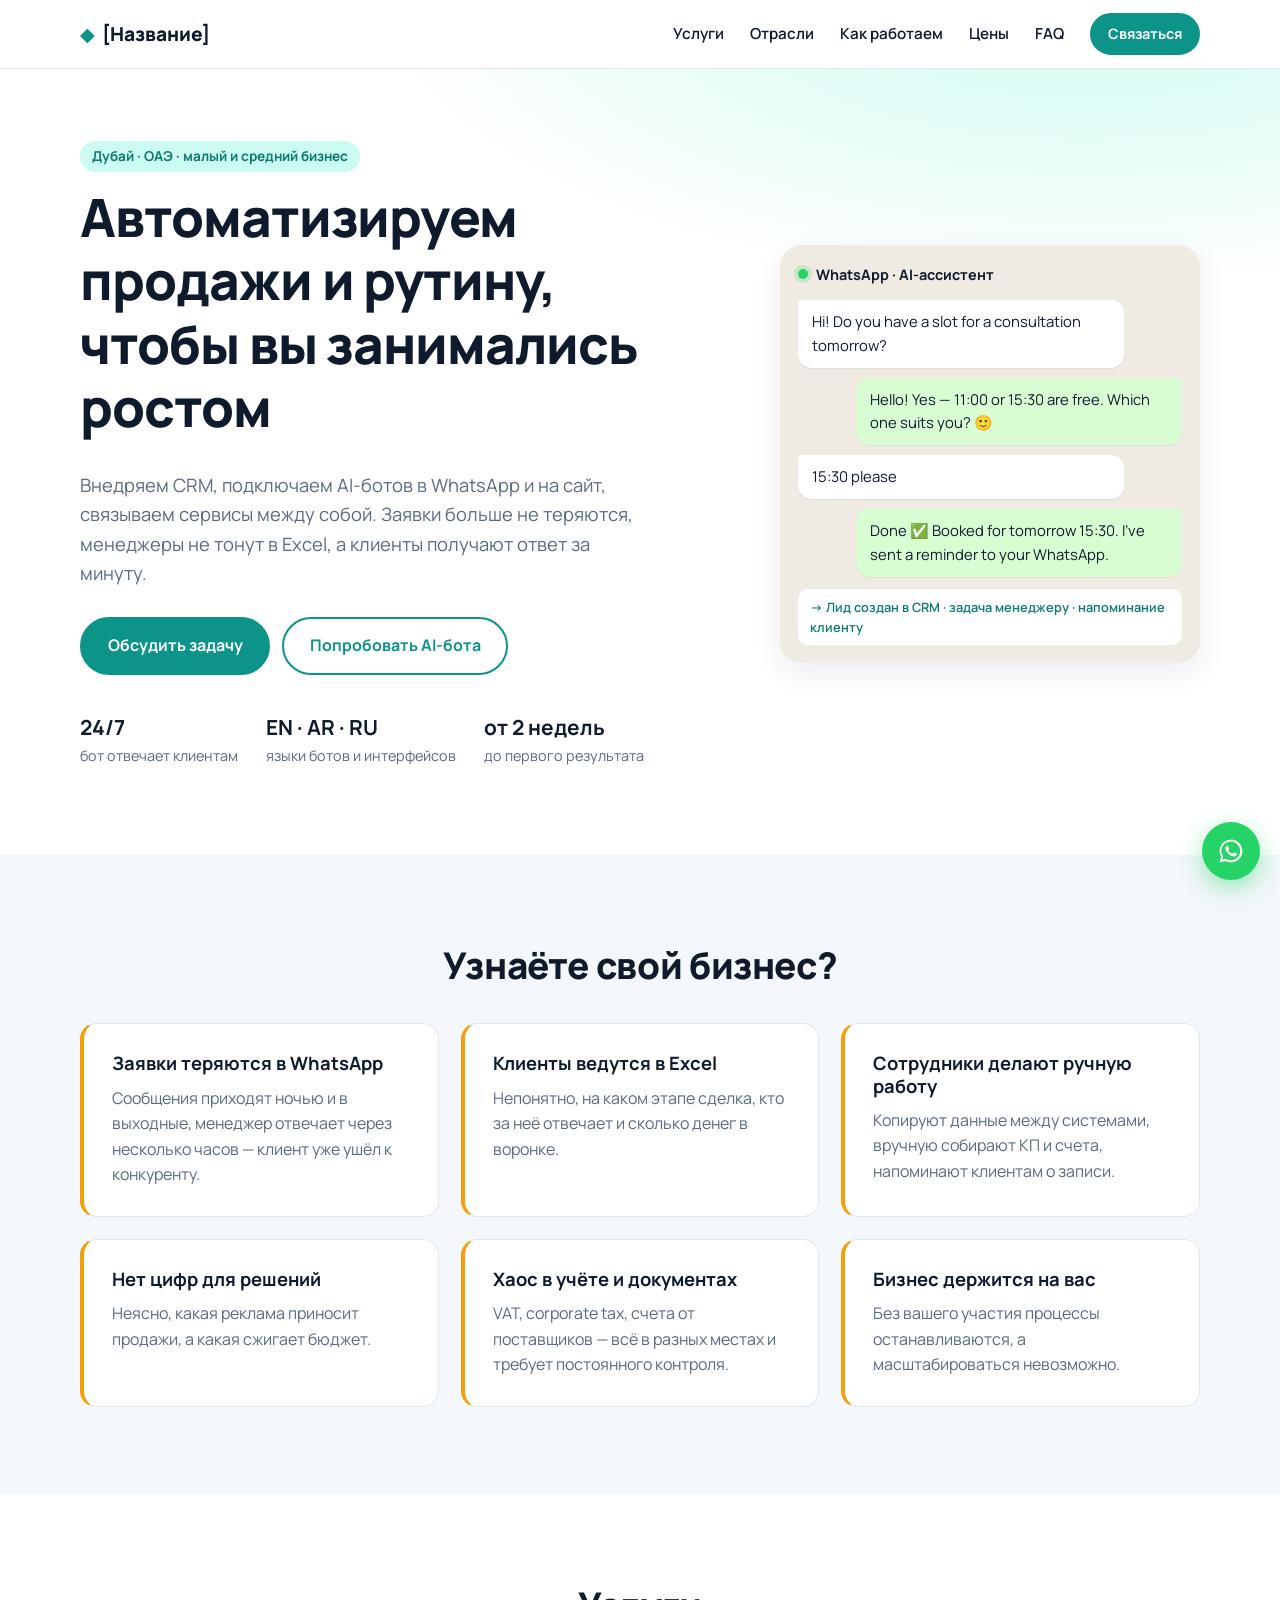
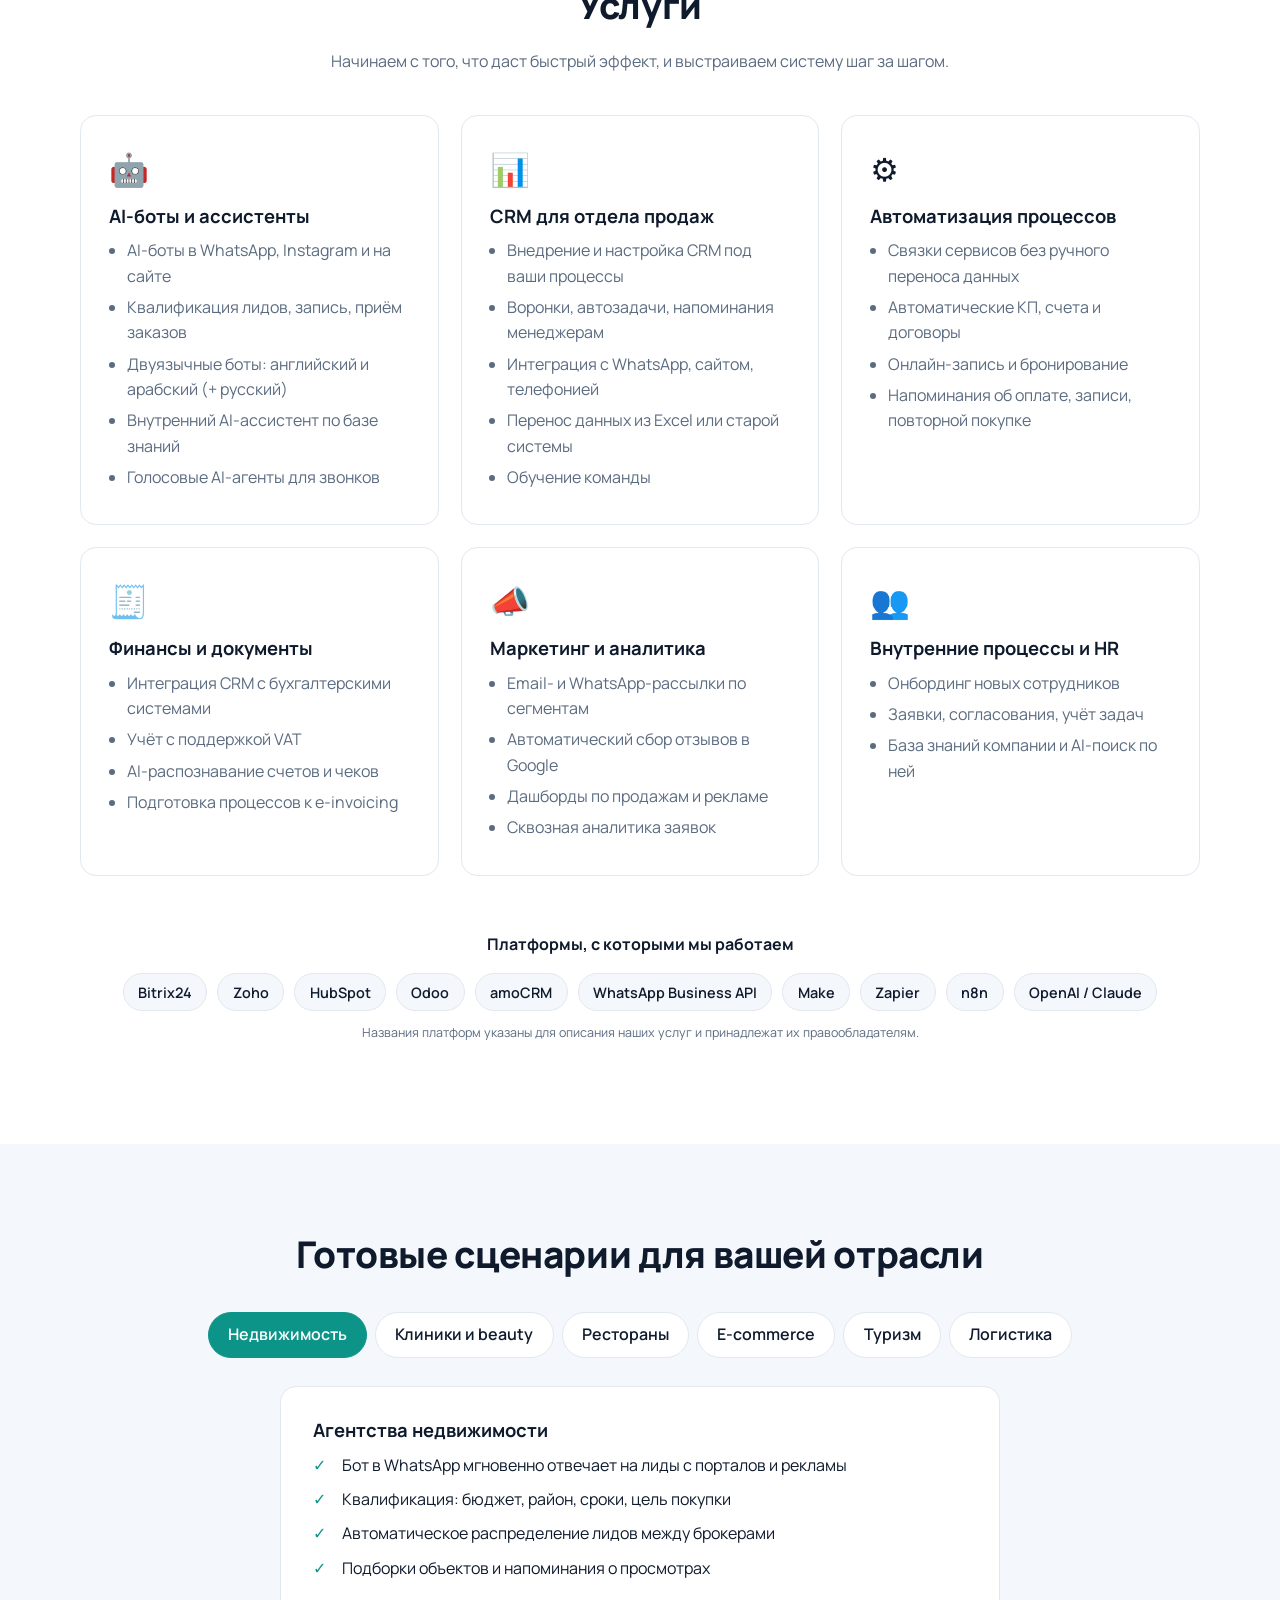
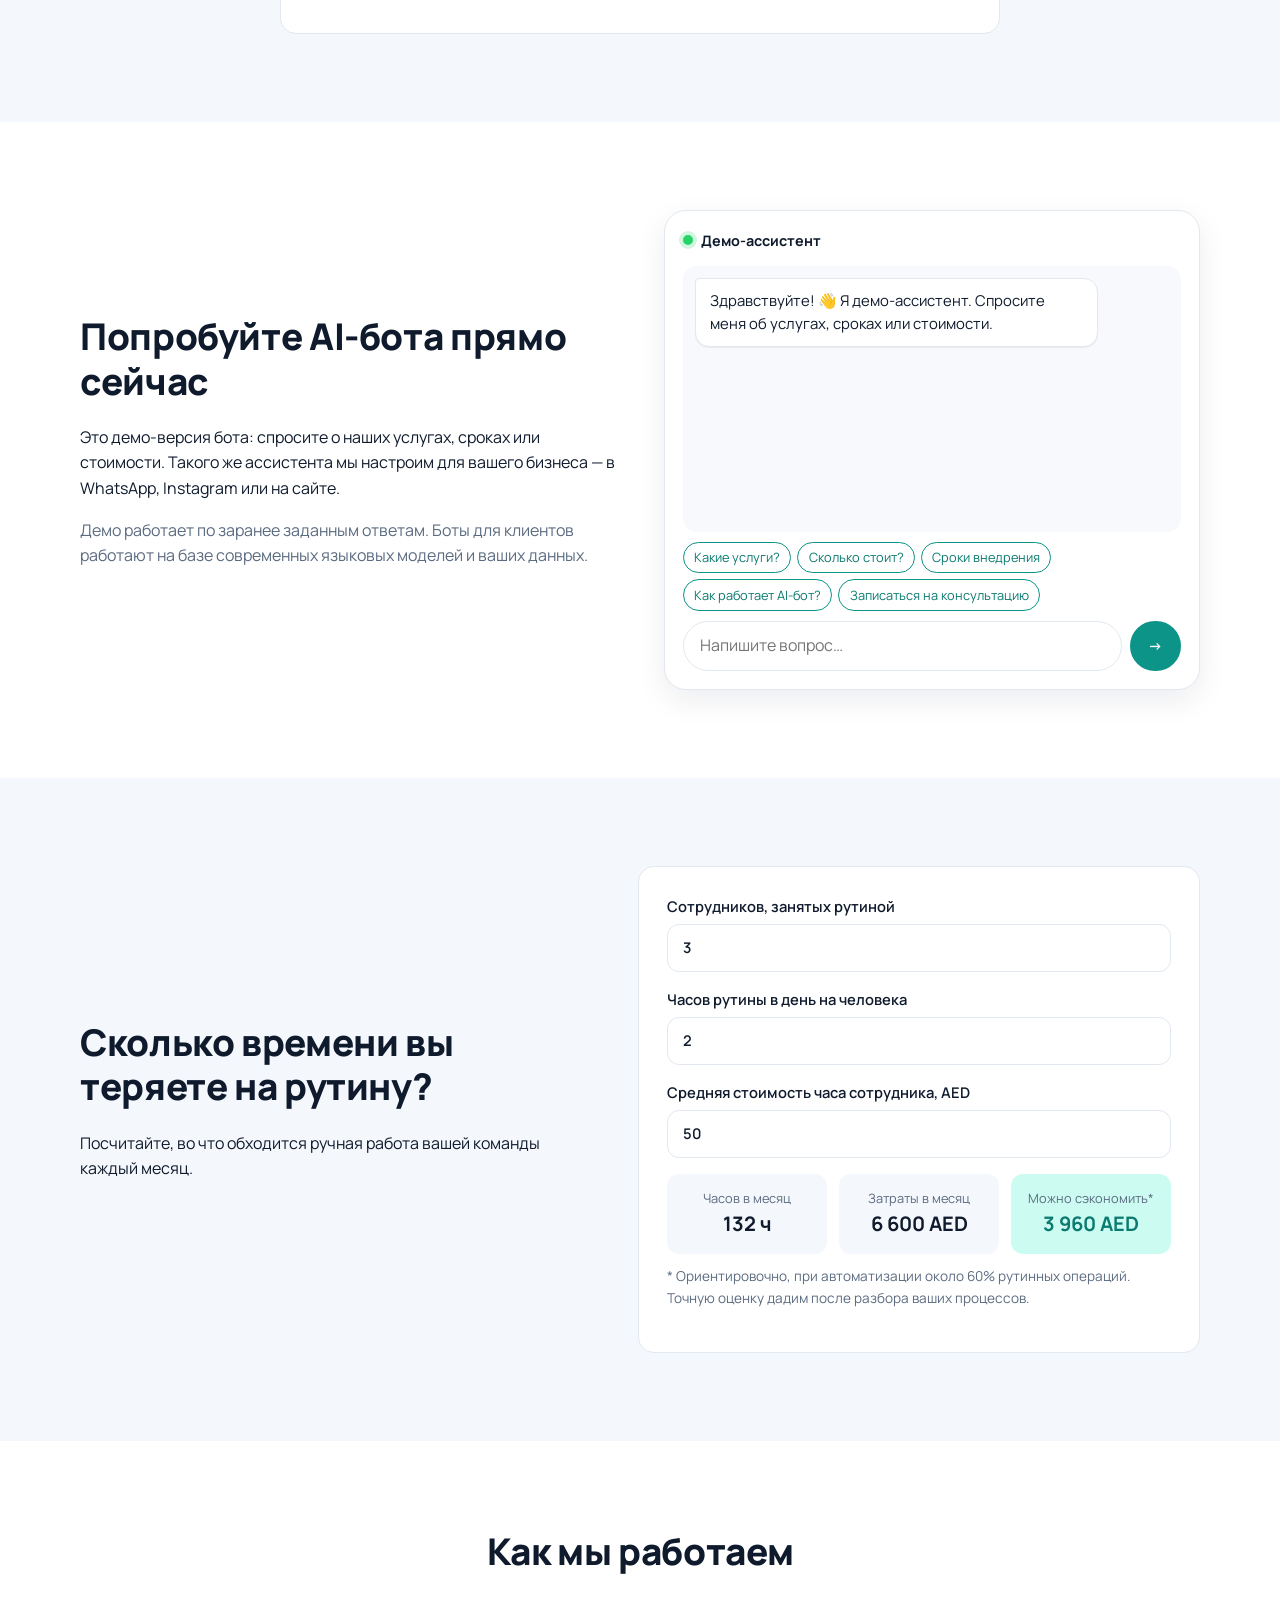
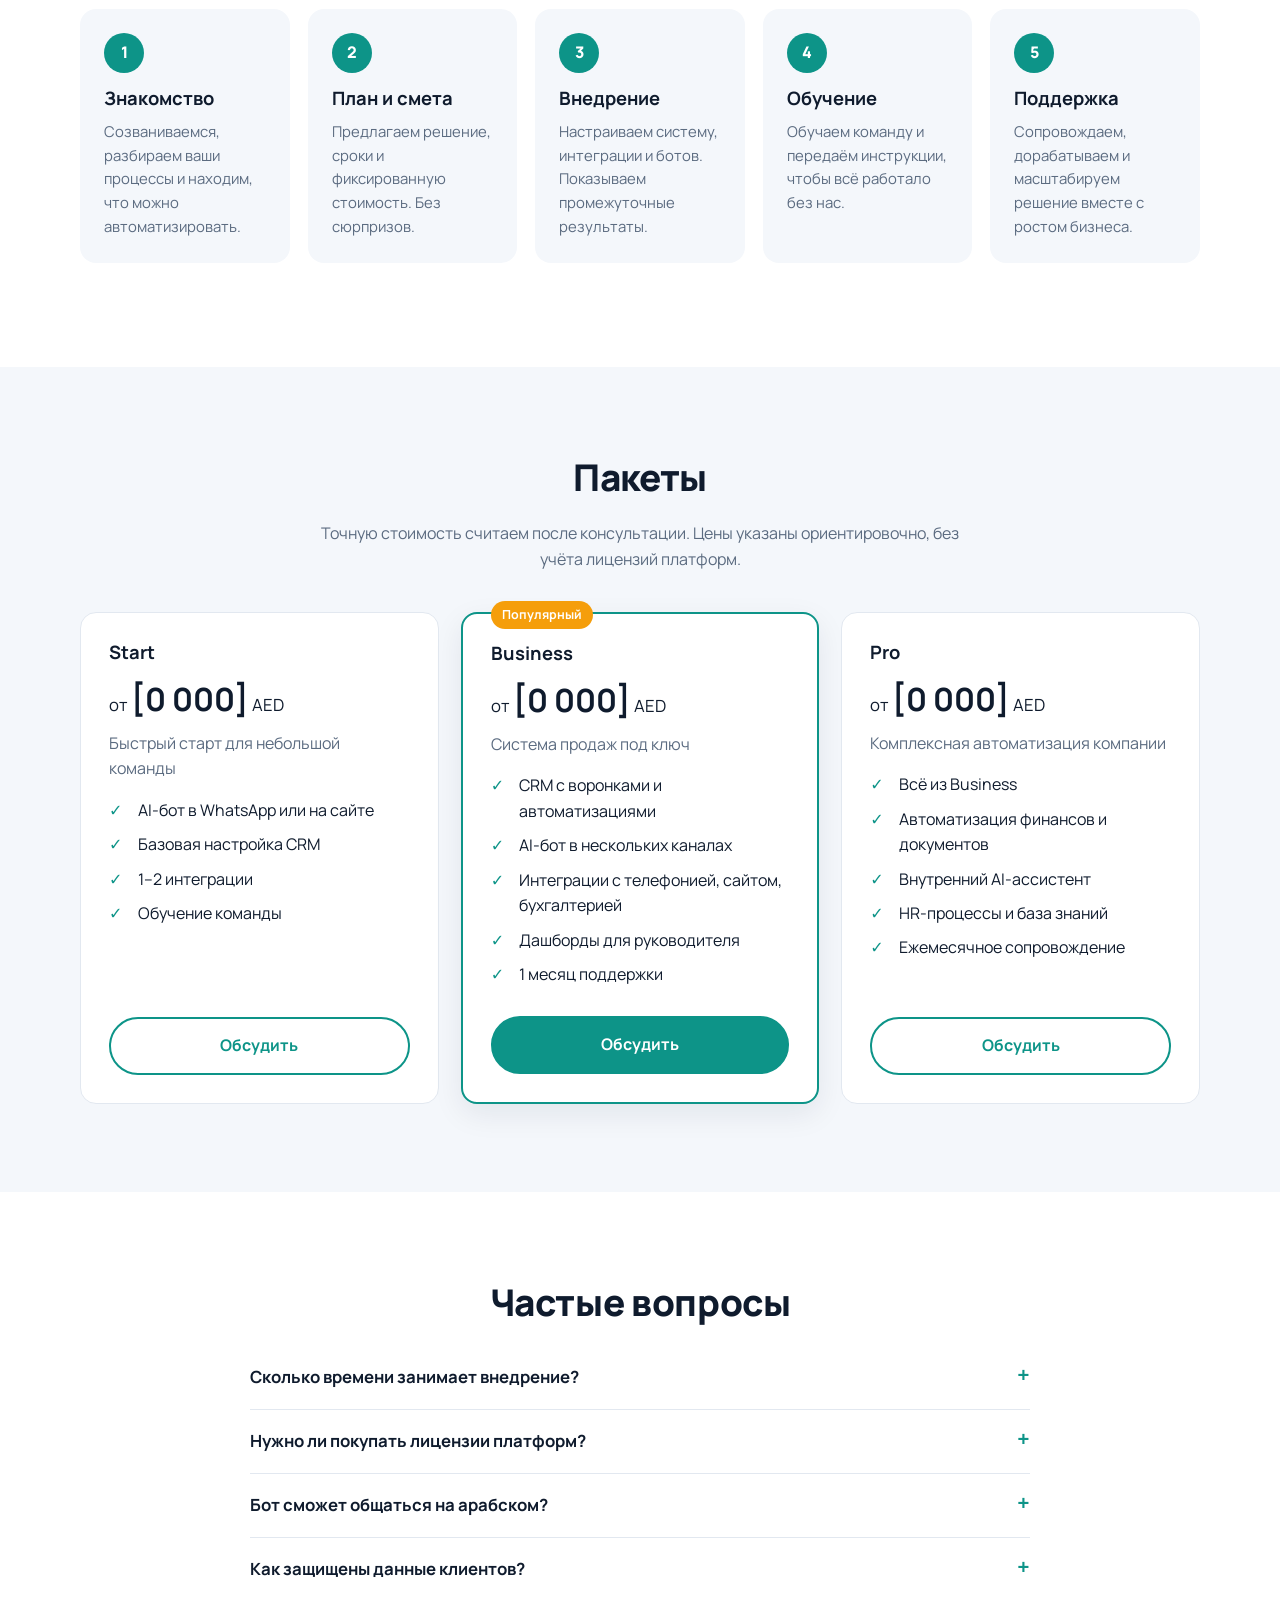
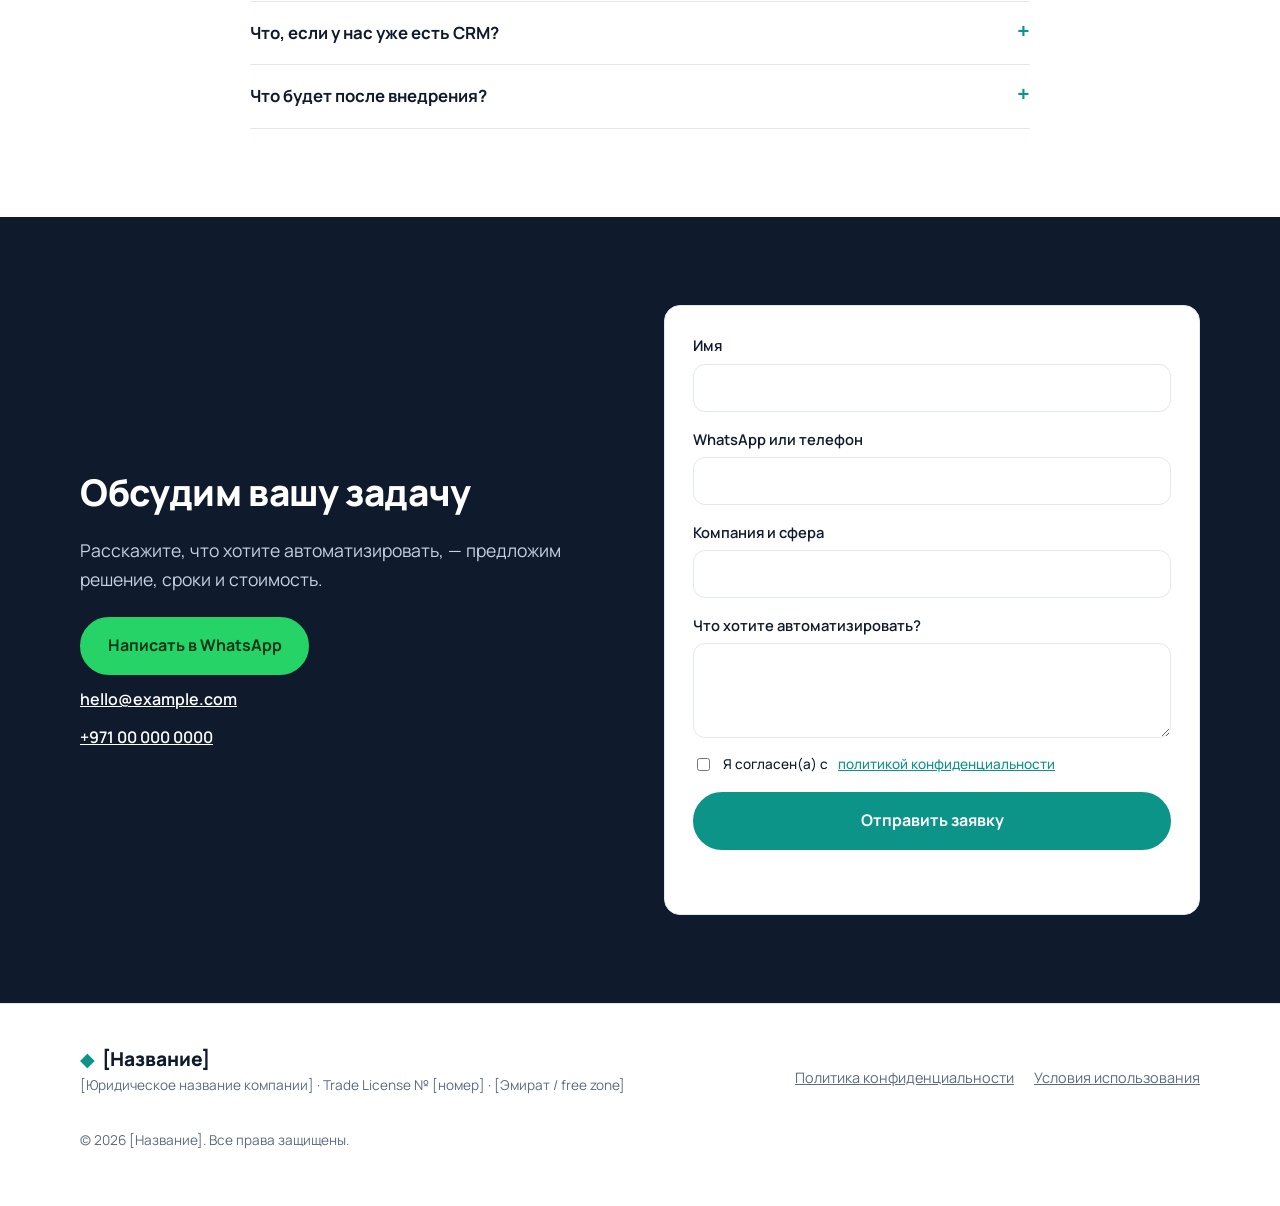
<file: index.html>
<!doctype html>
<html lang="ru">
<head>
  <meta charset="utf-8">
  <meta name="viewport" content="width=device-width, initial-scale=1">
  <title>Автоматизация бизнеса в ОАЭ — CRM, AI-боты, интеграции</title>
  <meta name="description" content="Внедряем CRM, AI-ботов для WhatsApp и сайта, автоматизируем продажи и рутину для малого и среднего бизнеса в Дубае и ОАЭ.">
  <link rel="preconnect" href="https://fonts.googleapis.com">
  <link rel="preconnect" href="https://fonts.gstatic.com" crossorigin>
  <link href="https://fonts.googleapis.com/css2?family=Manrope:wght@400;500;600;700;800&display=swap" rel="stylesheet">
  <link rel="stylesheet" href="styles.css">
</head>
<body>

<header class="header" id="top">
  <div class="container header__inner">
    <a href="#top" class="logo"><span class="logo__mark">◆</span> [Название]</a>
    <nav class="nav" id="nav">
      <a href="#services">Услуги</a>
      <a href="#industries">Отрасли</a>
      <a href="#process">Как работаем</a>
      <a href="#pricing">Цены</a>
      <a href="#faq">FAQ</a>
      <a href="#contact" class="btn btn--small">Связаться</a>
    </nav>
    <button class="burger" id="burger" aria-label="Открыть меню" aria-expanded="false"><span></span><span></span><span></span></button>
  </div>
</header>

<main>

  <!-- HERO -->
  <section class="hero">
    <div class="container hero__inner">
      <div class="hero__text">
        <p class="eyebrow">Дубай · ОАЭ · малый и средний бизнес</p>
        <h1>Автоматизируем продажи и рутину, чтобы вы занимались ростом</h1>
        <p class="lead">Внедряем CRM, подключаем AI-ботов в WhatsApp и на сайт, связываем сервисы между собой. Заявки больше не теряются, менеджеры не тонут в Excel, а клиенты получают ответ за минуту.</p>
        <div class="hero__cta">
          <a href="#contact" class="btn">Обсудить задачу</a>
          <a href="#demo" class="btn btn--ghost">Попробовать AI-бота</a>
        </div>
        <ul class="hero__facts">
          <li><strong>24/7</strong><span>бот отвечает клиентам</span></li>
          <li><strong>EN · AR · RU</strong><span>языки ботов и интерфейсов</span></li>
          <li><strong>от 2 недель</strong><span>до первого результата</span></li>
        </ul>
      </div>
      <div class="hero__visual" aria-hidden="true">
        <div class="chat-preview">
          <div class="chat-preview__head"><span class="dot"></span> WhatsApp · AI-ассистент</div>
          <div class="bubble bubble--in">Hi! Do you have a slot for a consultation tomorrow?</div>
          <div class="bubble bubble--out">Hello! Yes — 11:00 or 15:30 are free. Which one suits you? 🙂</div>
          <div class="bubble bubble--in">15:30 please</div>
          <div class="bubble bubble--out">Done ✅ Booked for tomorrow 15:30. I’ve sent a reminder to your WhatsApp.</div>
          <div class="chat-preview__crm">→ Лид создан в CRM · задача менеджеру · напоминание клиенту</div>
        </div>
      </div>
    </div>
  </section>

  <!-- PAINS -->
  <section class="section section--alt" id="pains">
    <div class="container">
      <h2 class="section__title">Узнаёте свой бизнес?</h2>
      <div class="grid grid--3">
        <div class="card card--pain"><h3>Заявки теряются в WhatsApp</h3><p>Сообщения приходят ночью и в выходные, менеджер отвечает через несколько часов — клиент уже ушёл к конкуренту.</p></div>
        <div class="card card--pain"><h3>Клиенты ведутся в Excel</h3><p>Непонятно, на каком этапе сделка, кто за неё отвечает и сколько денег в воронке.</p></div>
        <div class="card card--pain"><h3>Сотрудники делают ручную работу</h3><p>Копируют данные между системами, вручную собирают КП и счета, напоминают клиентам о записи.</p></div>
        <div class="card card--pain"><h3>Нет цифр для решений</h3><p>Неясно, какая реклама приносит продажи, а какая сжигает бюджет.</p></div>
        <div class="card card--pain"><h3>Хаос в учёте и документах</h3><p>VAT, corporate tax, счета от поставщиков — всё в разных местах и требует постоянного контроля.</p></div>
        <div class="card card--pain"><h3>Бизнес держится на вас</h3><p>Без вашего участия процессы останавливаются, а масштабироваться невозможно.</p></div>
      </div>
    </div>
  </section>

  <!-- SERVICES -->
  <section class="section" id="services">
    <div class="container">
      <h2 class="section__title">Услуги</h2>
      <p class="section__lead">Начинаем с того, что даст быстрый эффект, и выстраиваем систему шаг за шагом.</p>
      <div class="grid grid--3">
        <article class="card service">
          <div class="service__icon">🤖</div>
          <h3>AI-боты и ассистенты</h3>
          <ul>
            <li>AI-боты в WhatsApp, Instagram и на сайте</li>
            <li>Квалификация лидов, запись, приём заказов</li>
            <li>Двуязычные боты: английский и арабский (+ русский)</li>
            <li>Внутренний AI-ассистент по базе знаний</li>
            <li>Голосовые AI-агенты для звонков</li>
          </ul>
        </article>
        <article class="card service">
          <div class="service__icon">📊</div>
          <h3>CRM для отдела продаж</h3>
          <ul>
            <li>Внедрение и настройка CRM под ваши процессы</li>
            <li>Воронки, автозадачи, напоминания менеджерам</li>
            <li>Интеграция с WhatsApp, сайтом, телефонией</li>
            <li>Перенос данных из Excel или старой системы</li>
            <li>Обучение команды</li>
          </ul>
        </article>
        <article class="card service">
          <div class="service__icon">⚙️</div>
          <h3>Автоматизация процессов</h3>
          <ul>
            <li>Связки сервисов без ручного переноса данных</li>
            <li>Автоматические КП, счета и договоры</li>
            <li>Онлайн-запись и бронирование</li>
            <li>Напоминания об оплате, записи, повторной покупке</li>
          </ul>
        </article>
        <article class="card service">
          <div class="service__icon">🧾</div>
          <h3>Финансы и документы</h3>
          <ul>
            <li>Интеграция CRM с бухгалтерскими системами</li>
            <li>Учёт с поддержкой VAT</li>
            <li>AI-распознавание счетов и чеков</li>
            <li>Подготовка процессов к e-invoicing</li>
          </ul>
        </article>
        <article class="card service">
          <div class="service__icon">📣</div>
          <h3>Маркетинг и аналитика</h3>
          <ul>
            <li>Email- и WhatsApp-рассылки по сегментам</li>
            <li>Автоматический сбор отзывов в Google</li>
            <li>Дашборды по продажам и рекламе</li>
            <li>Сквозная аналитика заявок</li>
          </ul>
        </article>
        <article class="card service">
          <div class="service__icon">👥</div>
          <h3>Внутренние процессы и HR</h3>
          <ul>
            <li>Онбординг новых сотрудников</li>
            <li>Заявки, согласования, учёт задач</li>
            <li>База знаний компании и AI-поиск по ней</li>
          </ul>
        </article>
      </div>

      <div class="platforms">
        <p class="platforms__title">Платформы, с которыми мы работаем</p>
        <ul class="platforms__list">
          <li>Bitrix24</li><li>Zoho</li><li>HubSpot</li><li>Odoo</li><li>amoCRM</li>
          <li>WhatsApp Business API</li><li>Make</li><li>Zapier</li><li>n8n</li><li>OpenAI / Claude</li>
        </ul>
        <p class="platforms__note">Названия платформ указаны для описания наших услуг и принадлежат их правообладателям.</p>
      </div>
    </div>
  </section>

  <!-- INDUSTRIES -->
  <section class="section section--alt" id="industries">
    <div class="container">
      <h2 class="section__title">Готовые сценарии для вашей отрасли</h2>
      <div class="tabs" role="tablist">
        <button class="tab is-active" data-tab="realestate" role="tab">Недвижимость</button>
        <button class="tab" data-tab="clinics" role="tab">Клиники и beauty</button>
        <button class="tab" data-tab="horeca" role="tab">Рестораны</button>
        <button class="tab" data-tab="ecom" role="tab">E-commerce</button>
        <button class="tab" data-tab="travel" role="tab">Туризм</button>
        <button class="tab" data-tab="logistics" role="tab">Логистика</button>
      </div>
      <div class="tab-panels">
        <div class="tab-panel is-active" id="tab-realestate">
          <h3>Агентства недвижимости</h3>
          <ul class="checklist">
            <li>Бот в WhatsApp мгновенно отвечает на лиды с порталов и рекламы</li>
            <li>Квалификация: бюджет, район, сроки, цель покупки</li>
            <li>Автоматическое распределение лидов между брокерами</li>
            <li>Подборки объектов и напоминания о просмотрах</li>
          </ul>
        </div>
        <div class="tab-panel" id="tab-clinics">
          <h3>Клиники, салоны красоты, wellness</h3>
          <ul class="checklist">
            <li>Онлайн-запись через бота 24/7</li>
            <li>Напоминания о визите — меньше неявок</li>
            <li>Повторные визиты и сбор отзывов после процедуры</li>
            <li>Карта клиента и история посещений в CRM</li>
          </ul>
        </div>
        <div class="tab-panel" id="tab-horeca">
          <h3>Рестораны и кафе</h3>
          <ul class="checklist">
            <li>Бронирование столиков через WhatsApp и сайт</li>
            <li>Приём заказов на доставку и кейтеринг</li>
            <li>Программа лояльности и рассылки</li>
            <li>Учёт поставщиков и счетов</li>
          </ul>
        </div>
        <div class="tab-panel" id="tab-ecom">
          <h3>Интернет-магазины</h3>
          <ul class="checklist">
            <li>Бот отвечает о наличии, доставке и статусе заказа</li>
            <li>Возврат брошенных корзин</li>
            <li>Синхронизация заказов, склада и бухгалтерии</li>
            <li>Сегментированные рассылки</li>
          </ul>
        </div>
        <div class="tab-panel" id="tab-travel">
          <h3>Туризм и визовые услуги</h3>
          <ul class="checklist">
            <li>Обработка запросов на туры и визы на нескольких языках</li>
            <li>Автоматический сбор документов от клиента</li>
            <li>Статусы заявок и уведомления</li>
            <li>Генерация КП и счетов</li>
          </ul>
        </div>
        <div class="tab-panel" id="tab-logistics">
          <h3>Логистика и дистрибуция</h3>
          <ul class="checklist">
            <li>Трекинг и уведомления клиентам</li>
            <li>Расчёт стоимости и КП за минуты</li>
            <li>Учёт заявок и водителей в одной системе</li>
            <li>Отчёты для руководителя</li>
          </ul>
        </div>
      </div>
    </div>
  </section>

  <!-- DEMO BOT -->
  <section class="section" id="demo">
    <div class="container demo">
      <div class="demo__text">
        <h2 class="section__title">Попробуйте AI-бота прямо сейчас</h2>
        <p>Это демо-версия бота: спросите о наших услугах, сроках или стоимости. Такого же ассистента мы настроим для вашего бизнеса — в WhatsApp, Instagram или на сайте.</p>
        <p class="muted">Демо работает по заранее заданным ответам. Боты для клиентов работают на базе современных языковых моделей и ваших данных.</p>
      </div>
      <div class="bot" id="bot">
        <div class="bot__head"><span class="dot"></span> Демо-ассистент</div>
        <div class="bot__messages" id="botMessages" aria-live="polite"></div>
        <div class="bot__quick" id="botQuick"></div>
        <form class="bot__form" id="botForm">
          <input type="text" id="botInput" placeholder="Напишите вопрос…" autocomplete="off" aria-label="Ваш вопрос">
          <button type="submit" class="btn btn--small">→</button>
        </form>
      </div>
    </div>
  </section>

  <!-- ROI CALCULATOR -->
  <section class="section section--alt" id="calculator">
    <div class="container calc">
      <div class="calc__text">
        <h2 class="section__title">Сколько времени вы теряете на рутину?</h2>
        <p>Посчитайте, во что обходится ручная работа вашей команды каждый месяц.</p>
      </div>
      <form class="calc__form card" id="calcForm">
        <label>Сотрудников, занятых рутиной
          <input type="number" id="calcPeople" min="1" max="500" value="3">
        </label>
        <label>Часов рутины в день на человека
          <input type="number" id="calcHours" min="0.5" max="12" step="0.5" value="2">
        </label>
        <label>Средняя стоимость часа сотрудника, AED
          <input type="number" id="calcRate" min="10" max="1000" value="50">
        </label>
        <div class="calc__result">
          <div><span>Часов в месяц</span><strong id="calcResHours">—</strong></div>
          <div><span>Затраты в месяц</span><strong id="calcResMoney">—</strong></div>
          <div><span>Можно сэкономить*</span><strong id="calcResSave">—</strong></div>
        </div>
        <p class="muted small">* Ориентировочно, при автоматизации около 60% рутинных операций. Точную оценку дадим после разбора ваших процессов.</p>
      </form>
    </div>
  </section>

  <!-- PROCESS -->
  <section class="section" id="process">
    <div class="container">
      <h2 class="section__title">Как мы работаем</h2>
      <ol class="steps">
        <li><span class="steps__num">1</span><h3>Знакомство</h3><p>Созваниваемся, разбираем ваши процессы и находим, что можно автоматизировать.</p></li>
        <li><span class="steps__num">2</span><h3>План и смета</h3><p>Предлагаем решение, сроки и фиксированную стоимость. Без сюрпризов.</p></li>
        <li><span class="steps__num">3</span><h3>Внедрение</h3><p>Настраиваем систему, интеграции и ботов. Показываем промежуточные результаты.</p></li>
        <li><span class="steps__num">4</span><h3>Обучение</h3><p>Обучаем команду и передаём инструкции, чтобы всё работало без нас.</p></li>
        <li><span class="steps__num">5</span><h3>Поддержка</h3><p>Сопровождаем, дорабатываем и масштабируем решение вместе с ростом бизнеса.</p></li>
      </ol>
    </div>
  </section>

  <!-- PRICING -->
  <section class="section section--alt" id="pricing">
    <div class="container">
      <h2 class="section__title">Пакеты</h2>
      <p class="section__lead">Точную стоимость считаем после консультации. Цены указаны ориентировочно, без учёта лицензий платформ.</p>
      <div class="grid grid--3 pricing">
        <div class="card price">
          <h3>Start</h3>
          <p class="price__value">от <strong>[0 000]</strong> AED</p>
          <p class="muted">Быстрый старт для небольшой команды</p>
          <ul class="checklist">
            <li>AI-бот в WhatsApp или на сайте</li>
            <li>Базовая настройка CRM</li>
            <li>1–2 интеграции</li>
            <li>Обучение команды</li>
          </ul>
          <a href="#contact" class="btn btn--ghost">Обсудить</a>
        </div>
        <div class="card price price--featured">
          <span class="price__badge">Популярный</span>
          <h3>Business</h3>
          <p class="price__value">от <strong>[0 000]</strong> AED</p>
          <p class="muted">Система продаж под ключ</p>
          <ul class="checklist">
            <li>CRM с воронками и автоматизациями</li>
            <li>AI-бот в нескольких каналах</li>
            <li>Интеграции с телефонией, сайтом, бухгалтерией</li>
            <li>Дашборды для руководителя</li>
            <li>1 месяц поддержки</li>
          </ul>
          <a href="#contact" class="btn">Обсудить</a>
        </div>
        <div class="card price">
          <h3>Pro</h3>
          <p class="price__value">от <strong>[0 000]</strong> AED</p>
          <p class="muted">Комплексная автоматизация компании</p>
          <ul class="checklist">
            <li>Всё из Business</li>
            <li>Автоматизация финансов и документов</li>
            <li>Внутренний AI-ассистент</li>
            <li>HR-процессы и база знаний</li>
            <li>Ежемесячное сопровождение</li>
          </ul>
          <a href="#contact" class="btn btn--ghost">Обсудить</a>
        </div>
      </div>
    </div>
  </section>

  <!-- FAQ -->
  <section class="section" id="faq">
    <div class="container container--narrow">
      <h2 class="section__title">Частые вопросы</h2>
      <details class="faq"><summary>Сколько времени занимает внедрение?</summary><p>Простой бот или базовая CRM — от 1–2 недель. Комплексная автоматизация — от 1 до 3 месяцев. Мы делим проект на этапы, чтобы первые результаты вы увидели как можно раньше.</p></details>
      <details class="faq"><summary>Нужно ли покупать лицензии платформ?</summary><p>Для большинства CRM и сервисов — да, лицензии оплачиваются напрямую платформе. Мы поможем выбрать тариф, который подходит под ваши задачи и бюджет, без переплат.</p></details>
      <details class="faq"><summary>Бот сможет общаться на арабском?</summary><p>Да. Мы настраиваем ботов на английском, арабском и русском языках, бот сам определяет язык клиента.</p></details>
      <details class="faq"><summary>Как защищены данные клиентов?</summary><p>Мы работаем с данными в соответствии с законодательством ОАЭ о защите персональных данных (PDPL), подписываем NDA и настраиваем доступы по принципу минимально необходимых прав.</p></details>
      <details class="faq"><summary>Что, если у нас уже есть CRM?</summary><p>Отлично — разберём текущую систему, донастроим её и подключим недостающие интеграции. Переходить на другую систему нужно не всегда.</p></details>
      <details class="faq"><summary>Что будет после внедрения?</summary><p>Мы обучаем команду и передаём инструкции. По желанию — берём систему на поддержку и развиваем её дальше.</p></details>
    </div>
  </section>

  <!-- CONTACT -->
  <section class="section section--accent" id="contact">
    <div class="container contact">
      <div class="contact__text">
        <h2>Обсудим вашу задачу</h2>
        <p>Расскажите, что хотите автоматизировать, — предложим решение, сроки и стоимость.</p>
        <div class="contact__links">
          <a class="btn btn--whatsapp" href="https://wa.me/971000000000" target="_blank" rel="noopener">Написать в WhatsApp</a>
          <a class="contact__link" href="mailto:hello@example.com">hello@example.com</a>
          <a class="contact__link" href="tel:+971000000000">+971 00 000 0000</a>
        </div>
      </div>
      <form class="contact__form card" id="contactForm">
        <label>Имя<input type="text" name="name" required></label>
        <label>WhatsApp или телефон<input type="tel" name="phone" required></label>
        <label>Компания и сфера<input type="text" name="company"></label>
        <label>Что хотите автоматизировать?<textarea name="message" rows="3"></textarea></label>
        <label class="consent"><input type="checkbox" required> Я согласен(а) с <a href="privacy.html">политикой конфиденциальности</a></label>
        <button type="submit" class="btn">Отправить заявку</button>
        <p class="form-status" id="formStatus" role="status"></p>
      </form>
    </div>
  </section>

</main>

<footer class="footer">
  <div class="container footer__inner">
    <div>
      <a href="#top" class="logo"><span class="logo__mark">◆</span> [Название]</a>
      <p class="muted small">[Юридическое название компании] · Trade License № [номер] · [Эмират / free zone]</p>
    </div>
    <nav class="footer__nav">
      <a href="privacy.html">Политика конфиденциальности</a>
      <a href="terms.html">Условия использования</a>
    </nav>
    <p class="muted small">© <span id="year"></span> [Название]. Все права защищены.</p>
  </div>
</footer>

<a class="wa-float" href="https://wa.me/971000000000" target="_blank" rel="noopener" aria-label="Написать в WhatsApp">
  <svg viewBox="0 0 32 32" width="28" height="28" aria-hidden="true"><path fill="currentColor" d="M16 3a13 13 0 0 0-11.2 19.6L3 29l6.6-1.7A13 13 0 1 0 16 3zm0 23.7c-2 0-4-.5-5.7-1.6l-.4-.2-3.9 1 1-3.8-.3-.4A10.7 10.7 0 1 1 16 26.7zm5.9-8c-.3-.2-1.9-1-2.2-1-.3-.1-.5-.2-.7.1l-1 1.3c-.2.2-.4.2-.7.1a8.8 8.8 0 0 1-4.4-3.8c-.3-.6.3-.5 1-1.8.1-.2 0-.4 0-.6l-1-2.4c-.3-.6-.5-.5-.7-.5h-.6c-.2 0-.6.1-.9.4-.3.3-1.1 1.1-1.1 2.7s1.2 3.1 1.3 3.3c.2.2 2.3 3.5 5.5 4.9 2 .9 2.8.9 3.8.8.6-.1 1.9-.8 2.2-1.5.3-.8.3-1.4.2-1.5l-.7-.5z"/></svg>
</a>

<script src="script.js"></script>
</body>
</html>
</file>
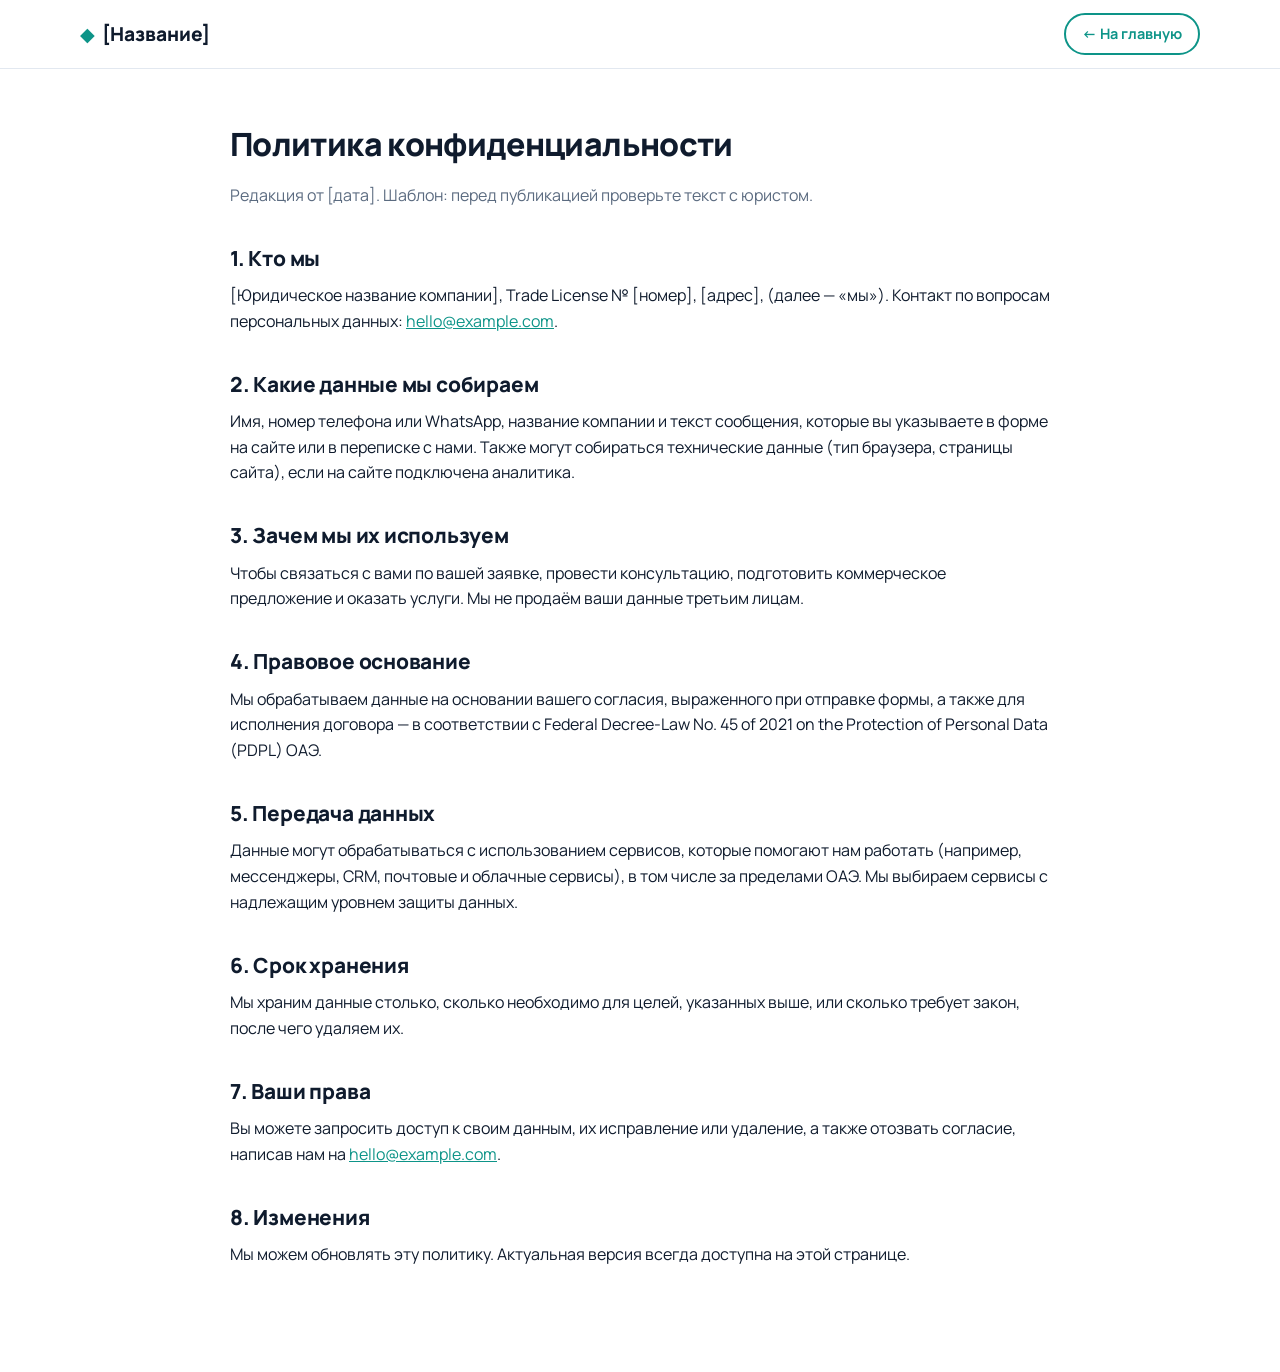
<file: privacy.html>
<!doctype html>
<html lang="ru">
<head>
  <meta charset="utf-8">
  <meta name="viewport" content="width=device-width, initial-scale=1">
  <title>Политика конфиденциальности</title>
  <link href="https://fonts.googleapis.com/css2?family=Manrope:wght@400;600;700;800&display=swap" rel="stylesheet">
  <link rel="stylesheet" href="styles.css">
</head>
<body>
<header class="header">
  <div class="container header__inner">
    <a href="index.html" class="logo"><span class="logo__mark">◆</span> [Название]</a>
    <a href="index.html" class="btn btn--small btn--ghost">← На главную</a>
  </div>
</header>
<main class="legal container container--narrow">
  <h1>Политика конфиденциальности</h1>
  <p class="muted">Редакция от [дата]. Шаблон: перед публикацией проверьте текст с юристом.</p>

  <h2>1. Кто мы</h2>
  <p>[Юридическое название компании], Trade License № [номер], [адрес], (далее — «мы»). Контакт по вопросам персональных данных: <a href="mailto:hello@example.com">hello@example.com</a>.</p>

  <h2>2. Какие данные мы собираем</h2>
  <p>Имя, номер телефона или WhatsApp, название компании и текст сообщения, которые вы указываете в форме на сайте или в переписке с нами. Также могут собираться технические данные (тип браузера, страницы сайта), если на сайте подключена аналитика.</p>

  <h2>3. Зачем мы их используем</h2>
  <p>Чтобы связаться с вами по вашей заявке, провести консультацию, подготовить коммерческое предложение и оказать услуги. Мы не продаём ваши данные третьим лицам.</p>

  <h2>4. Правовое основание</h2>
  <p>Мы обрабатываем данные на основании вашего согласия, выраженного при отправке формы, а также для исполнения договора — в соответствии с Federal Decree-Law No. 45 of 2021 on the Protection of Personal Data (PDPL) ОАЭ.</p>

  <h2>5. Передача данных</h2>
  <p>Данные могут обрабатываться с использованием сервисов, которые помогают нам работать (например, мессенджеры, CRM, почтовые и облачные сервисы), в том числе за пределами ОАЭ. Мы выбираем сервисы с надлежащим уровнем защиты данных.</p>

  <h2>6. Срок хранения</h2>
  <p>Мы храним данные столько, сколько необходимо для целей, указанных выше, или сколько требует закон, после чего удаляем их.</p>

  <h2>7. Ваши права</h2>
  <p>Вы можете запросить доступ к своим данным, их исправление или удаление, а также отозвать согласие, написав нам на <a href="mailto:hello@example.com">hello@example.com</a>.</p>

  <h2>8. Изменения</h2>
  <p>Мы можем обновлять эту политику. Актуальная версия всегда доступна на этой странице.</p>
</main>
</body>
</html>
</file>
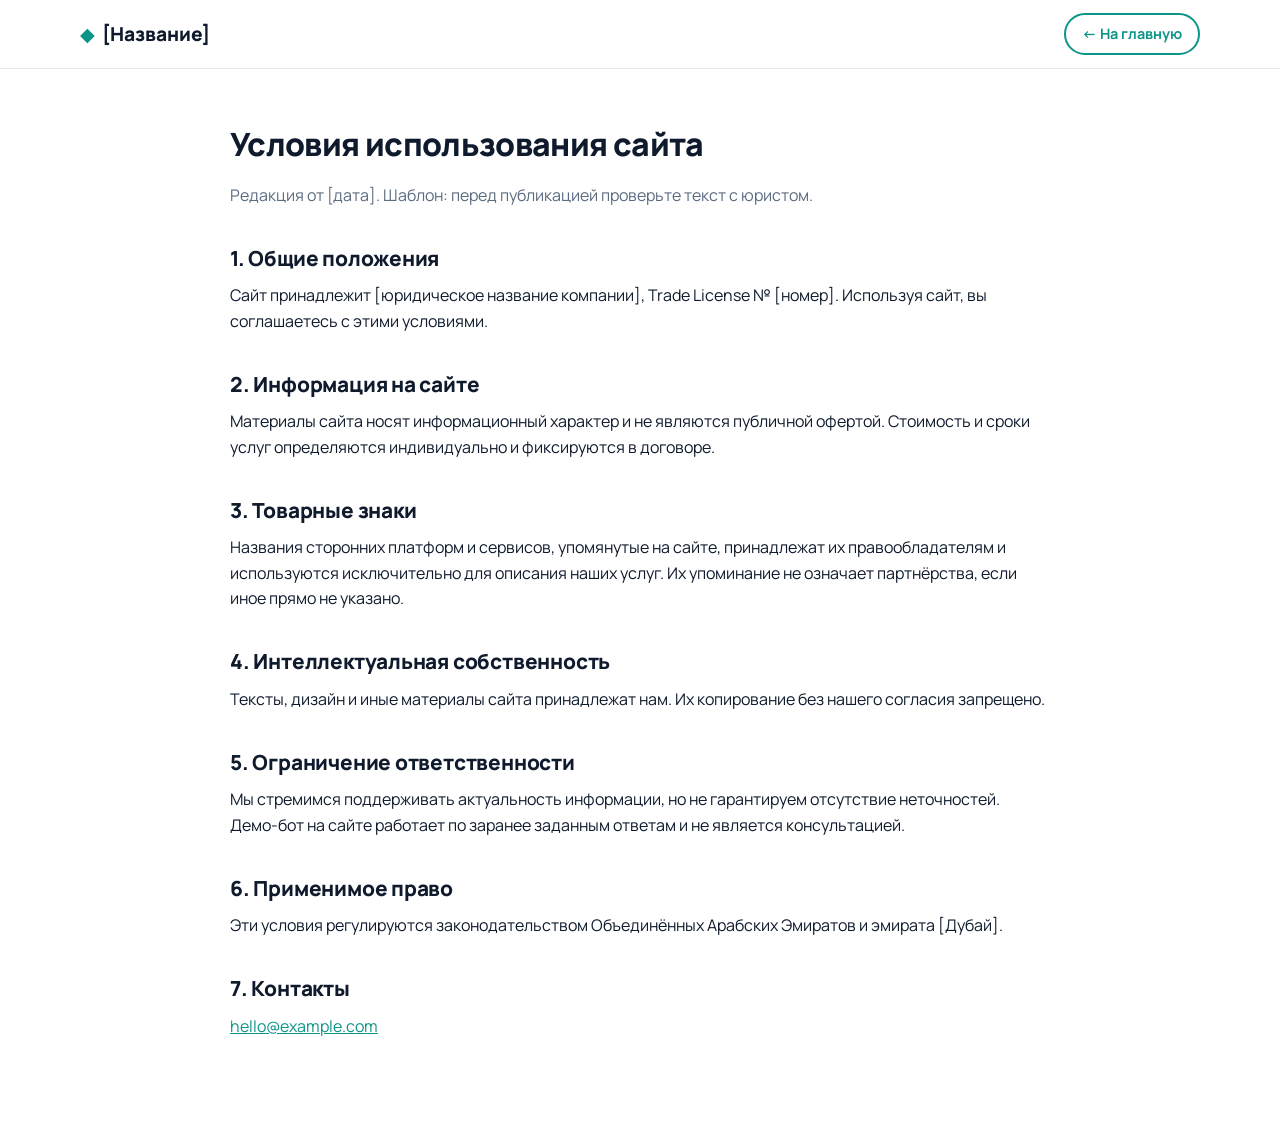
<file: terms.html>
<!doctype html>
<html lang="ru">
<head>
  <meta charset="utf-8">
  <meta name="viewport" content="width=device-width, initial-scale=1">
  <title>Условия использования</title>
  <link href="https://fonts.googleapis.com/css2?family=Manrope:wght@400;600;700;800&display=swap" rel="stylesheet">
  <link rel="stylesheet" href="styles.css">
</head>
<body>
<header class="header">
  <div class="container header__inner">
    <a href="index.html" class="logo"><span class="logo__mark">◆</span> [Название]</a>
    <a href="index.html" class="btn btn--small btn--ghost">← На главную</a>
  </div>
</header>
<main class="legal container container--narrow">
  <h1>Условия использования сайта</h1>
  <p class="muted">Редакция от [дата]. Шаблон: перед публикацией проверьте текст с юристом.</p>

  <h2>1. Общие положения</h2>
  <p>Сайт принадлежит [юридическое название компании], Trade License № [номер]. Используя сайт, вы соглашаетесь с этими условиями.</p>

  <h2>2. Информация на сайте</h2>
  <p>Материалы сайта носят информационный характер и не являются публичной офертой. Стоимость и сроки услуг определяются индивидуально и фиксируются в договоре.</p>

  <h2>3. Товарные знаки</h2>
  <p>Названия сторонних платформ и сервисов, упомянутые на сайте, принадлежат их правообладателям и используются исключительно для описания наших услуг. Их упоминание не означает партнёрства, если иное прямо не указано.</p>

  <h2>4. Интеллектуальная собственность</h2>
  <p>Тексты, дизайн и иные материалы сайта принадлежат нам. Их копирование без нашего согласия запрещено.</p>

  <h2>5. Ограничение ответственности</h2>
  <p>Мы стремимся поддерживать актуальность информации, но не гарантируем отсутствие неточностей. Демо-бот на сайте работает по заранее заданным ответам и не является консультацией.</p>

  <h2>6. Применимое право</h2>
  <p>Эти условия регулируются законодательством Объединённых Арабских Эмиратов и эмирата [Дубай].</p>

  <h2>7. Контакты</h2>
  <p><a href="mailto:hello@example.com">hello@example.com</a></p>
</main>
</body>
</html>
</file>
<file: styles.css>
:root {
  --bg: #ffffff;
  --bg-alt: #f4f7fb;
  --text: #0f1b2d;
  --muted: #5b6b80;
  --border: #e2e8f0;
  --primary: #0d9488;
  --primary-dark: #0b7a70;
  --primary-soft: #ccfbf1;
  --navy: #0f1b2d;
  --accent: #f59e0b;
  --wa: #25d366;
  --radius: 16px;
  --shadow: 0 10px 30px rgba(15, 27, 45, .08);
  --container: 1160px;
}

*, *::before, *::after { box-sizing: border-box; }
html { scroll-behavior: smooth; scroll-padding-top: 80px; }
body {
  margin: 0;
  font-family: "Manrope", system-ui, -apple-system, "Segoe UI", sans-serif;
  color: var(--text);
  background: var(--bg);
  line-height: 1.6;
  -webkit-font-smoothing: antialiased;
}
img, svg { max-width: 100%; }
a { color: var(--primary); }
h1, h2, h3 { line-height: 1.2; margin: 0 0 .6em; }
h1 { font-size: clamp(2rem, 4.5vw, 3.3rem); font-weight: 800; letter-spacing: -.02em; }
h2 { font-size: clamp(1.6rem, 3vw, 2.3rem); font-weight: 800; letter-spacing: -.01em; }
h3 { font-size: 1.15rem; font-weight: 700; }
p { margin: 0 0 1em; }

.container { width: 100%; max-width: var(--container); margin: 0 auto; padding: 0 20px; }
.container--narrow { max-width: 820px; }
.muted { color: var(--muted); }
.small { font-size: .85rem; }

/* Buttons */
.btn {
  display: inline-flex; align-items: center; justify-content: center; gap: .5em;
  padding: .9em 1.6em; border-radius: 999px; border: 2px solid var(--primary);
  background: var(--primary); color: #fff; font: inherit; font-weight: 700;
  text-decoration: none; cursor: pointer; transition: background .2s, transform .2s, box-shadow .2s;
}
.btn:hover { background: var(--primary-dark); border-color: var(--primary-dark); transform: translateY(-1px); box-shadow: 0 6px 18px rgba(13,148,136,.25); }
.btn--ghost { background: transparent; color: var(--primary); }
.btn--ghost:hover { background: var(--primary-soft); color: var(--primary-dark); }
.btn--small { padding: .55em 1.1em; font-size: .9rem; }
.btn--whatsapp { background: var(--wa); border-color: var(--wa); color: #06341a; }
.btn--whatsapp:hover { background: #1fb457; border-color: #1fb457; color: #fff; }

/* Header */
.header {
  position: sticky; top: 0; z-index: 50;
  background: rgba(255,255,255,.92); backdrop-filter: blur(10px);
  border-bottom: 1px solid var(--border);
}
.header__inner { display: flex; align-items: center; justify-content: space-between; height: 68px; }
.logo { font-weight: 800; font-size: 1.2rem; color: var(--text); text-decoration: none; display: inline-flex; align-items: center; gap: .4em; }
.logo__mark { color: var(--primary); }
.nav { display: flex; align-items: center; gap: 26px; }
.nav a:not(.btn) { color: var(--text); text-decoration: none; font-weight: 600; font-size: .95rem; }
.nav a:not(.btn):hover { color: var(--primary); }
.nav .btn { color: #fff; }
.burger { display: none; background: none; border: 0; padding: 8px; cursor: pointer; }
.burger span { display: block; width: 24px; height: 2px; background: var(--text); margin: 5px 0; transition: .3s; }

/* Hero */
.hero { padding: 72px 0 88px; background: radial-gradient(1200px 500px at 85% -10%, var(--primary-soft), transparent 60%); }
.hero__inner { display: grid; grid-template-columns: 1.15fr 1fr; gap: 56px; align-items: center; }
.eyebrow { display: inline-block; font-weight: 700; color: var(--primary-dark); background: var(--primary-soft); padding: .35em .9em; border-radius: 999px; font-size: .85rem; }
.lead { font-size: 1.15rem; color: var(--muted); max-width: 600px; }
.hero__cta { display: flex; flex-wrap: wrap; gap: 12px; margin: 28px 0 36px; }
.hero__facts { list-style: none; padding: 0; margin: 0; display: flex; flex-wrap: wrap; gap: 28px; }
.hero__facts li { display: flex; flex-direction: column; }
.hero__facts strong { font-size: 1.3rem; }
.hero__facts span { color: var(--muted); font-size: .9rem; }

.chat-preview { background: #efeae2; border-radius: 22px; padding: 18px; box-shadow: var(--shadow); max-width: 420px; margin-left: auto; }
.chat-preview__head, .bot__head { display: flex; align-items: center; gap: 8px; font-weight: 700; font-size: .9rem; margin-bottom: 14px; }
.dot { width: 10px; height: 10px; border-radius: 50%; background: var(--wa); box-shadow: 0 0 0 4px rgba(37,211,102,.2); }
.bubble { padding: 10px 14px; border-radius: 14px; margin-bottom: 10px; max-width: 85%; font-size: .93rem; box-shadow: 0 1px 1px rgba(0,0,0,.06); }
.bubble--in { background: #fff; border-top-left-radius: 4px; }
.bubble--out { background: #d9fdd3; margin-left: auto; border-top-right-radius: 4px; }
.chat-preview__crm { margin-top: 12px; font-size: .8rem; font-weight: 600; color: var(--primary-dark); background: #fff; border-radius: 10px; padding: 8px 12px; }

/* Sections */
.section { padding: 88px 0; }
.section--alt { background: var(--bg-alt); }
.section--accent { background: var(--navy); color: #fff; }
.section__title { text-align: center; }
.section__lead { text-align: center; color: var(--muted); max-width: 640px; margin: 0 auto 40px; }
.section__title + .grid, .section__title + .tabs, .section__title + .steps { margin-top: 36px; }

.grid { display: grid; gap: 22px; }
.grid--3 { grid-template-columns: repeat(3, 1fr); }

.card { background: #fff; border: 1px solid var(--border); border-radius: var(--radius); padding: 28px; }
.card--pain { border-left: 4px solid var(--accent); }
.card--pain p { color: var(--muted); margin: 0; }

.service { transition: transform .2s, box-shadow .2s; }
.service:hover { transform: translateY(-4px); box-shadow: var(--shadow); }
.service__icon { font-size: 2rem; margin-bottom: 10px; }
.service ul { padding-left: 1.1em; margin: 0; color: var(--muted); }
.service li { margin-bottom: .35em; }

.platforms { margin-top: 56px; text-align: center; }
.platforms__title { font-weight: 700; }
.platforms__list { list-style: none; padding: 0; margin: 0 0 12px; display: flex; flex-wrap: wrap; justify-content: center; gap: 10px; }
.platforms__list li { padding: .45em 1em; border: 1px solid var(--border); border-radius: 999px; font-weight: 600; font-size: .9rem; background: var(--bg-alt); }
.platforms__note { font-size: .78rem; color: var(--muted); }

/* Tabs */
.tabs { display: flex; flex-wrap: wrap; justify-content: center; gap: 8px; margin-bottom: 28px; }
.tab { font: inherit; font-weight: 600; padding: .6em 1.2em; border-radius: 999px; border: 1px solid var(--border); background: #fff; cursor: pointer; color: var(--text); }
.tab.is-active, .tab:hover { background: var(--primary); border-color: var(--primary); color: #fff; }
.tab-panel { display: none; max-width: 720px; margin: 0 auto; background: #fff; border-radius: var(--radius); padding: 32px; border: 1px solid var(--border); }
.tab-panel.is-active { display: block; animation: fade .3s ease; }
@keyframes fade { from { opacity: 0; transform: translateY(6px); } to { opacity: 1; transform: none; } }

.checklist { list-style: none; padding: 0; margin: 0 0 1.2em; }
.checklist li { position: relative; padding-left: 1.8em; margin-bottom: .55em; }
.checklist li::before { content: "✓"; position: absolute; left: 0; color: var(--primary); font-weight: 800; }

/* Demo bot */
.demo { display: grid; grid-template-columns: 1fr 1fr; gap: 48px; align-items: center; }
.demo .section__title { text-align: left; }
.bot { background: #fff; border: 1px solid var(--border); border-radius: 22px; box-shadow: var(--shadow); padding: 18px; display: flex; flex-direction: column; height: 480px; }
.bot__messages { flex: 1; overflow-y: auto; padding: 4px; background: #f7f9fc; border-radius: 14px; padding: 12px; }
.bot__messages .bubble--in { background: #fff; border: 1px solid var(--border); }
.bot__messages .bubble--out { background: var(--primary); color: #fff; }
.bot__quick { display: flex; flex-wrap: wrap; gap: 6px; margin: 10px 0; }
.bot__quick button { font: inherit; font-size: .8rem; padding: .35em .8em; border-radius: 999px; border: 1px solid var(--primary); background: #fff; color: var(--primary-dark); cursor: pointer; }
.bot__quick button:hover { background: var(--primary-soft); }
.bot__form { display: flex; gap: 8px; }
.bot__form input { flex: 1; min-width: 0; font: inherit; padding: .7em 1em; border: 1px solid var(--border); border-radius: 999px; }
.bot__form input:focus { outline: 2px solid var(--primary); border-color: transparent; }
.typing { display: inline-flex; gap: 4px; }
.typing i { width: 6px; height: 6px; border-radius: 50%; background: var(--muted); animation: blink 1s infinite; }
.typing i:nth-child(2) { animation-delay: .15s; } .typing i:nth-child(3) { animation-delay: .3s; }
@keyframes blink { 0%, 100% { opacity: .3; } 50% { opacity: 1; } }

/* Calculator */
.calc { display: grid; grid-template-columns: 1fr 1.1fr; gap: 48px; align-items: center; }
.calc .section__title { text-align: left; }
.calc__form label, .contact__form label { display: block; font-weight: 600; font-size: .92rem; margin-bottom: 16px; }
.calc__form input, .contact__form input:not([type="checkbox"]), .contact__form textarea {
  display: block; width: 100%; margin-top: 6px; font: inherit; padding: .75em 1em;
  border: 1px solid var(--border); border-radius: 12px; background: #fff; color: var(--text);
}
.calc__form input:focus, .contact__form input:focus, .contact__form textarea:focus { outline: 2px solid var(--primary); border-color: transparent; }
.calc__result { display: grid; grid-template-columns: repeat(3, 1fr); gap: 12px; margin: 8px 0 12px; }
.calc__result div { background: var(--bg-alt); border-radius: 12px; padding: 14px; text-align: center; }
.calc__result span { display: block; font-size: .8rem; color: var(--muted); }
.calc__result strong { font-size: 1.25rem; }
.calc__result div:last-child { background: var(--primary-soft); }
.calc__result div:last-child strong { color: var(--primary-dark); }

/* Steps */
.steps { list-style: none; padding: 0; display: grid; grid-template-columns: repeat(5, 1fr); gap: 18px; counter-reset: s; }
.steps li { background: var(--bg-alt); border-radius: var(--radius); padding: 24px; position: relative; }
.steps__num { display: inline-grid; place-items: center; width: 40px; height: 40px; border-radius: 50%; background: var(--primary); color: #fff; font-weight: 800; margin-bottom: 14px; }
.steps p { color: var(--muted); margin: 0; font-size: .93rem; }

/* Pricing */
.price { display: flex; flex-direction: column; position: relative; }
.price .btn { margin-top: auto; }
.price__value { font-size: 1.05rem; margin-bottom: .3em; }
.price__value strong { font-size: 2rem; }
.price--featured { border: 2px solid var(--primary); box-shadow: var(--shadow); }
.price__badge { position: absolute; top: -13px; left: 28px; background: var(--accent); color: #fff; font-weight: 700; font-size: .78rem; padding: .3em .9em; border-radius: 999px; }

/* FAQ */
.faq { border-bottom: 1px solid var(--border); padding: 18px 0; }
.faq summary { font-weight: 700; cursor: pointer; list-style: none; display: flex; justify-content: space-between; gap: 16px; font-size: 1.05rem; }
.faq summary::-webkit-details-marker { display: none; }
.faq summary::after { content: "+"; color: var(--primary); font-size: 1.4rem; line-height: 1; transition: transform .2s; }
.faq[open] summary::after { transform: rotate(45deg); }
.faq p { color: var(--muted); margin: 12px 0 0; }

/* Contact */
.contact { display: grid; grid-template-columns: 1fr 1fr; gap: 48px; align-items: center; }
.contact__text p { color: #c6d2e1; font-size: 1.1rem; }
.contact__links { display: flex; flex-direction: column; align-items: flex-start; gap: 12px; margin-top: 24px; }
.contact__link { color: #fff; font-weight: 600; }
.contact__form { color: var(--text); }
.contact__form .consent { display: flex; gap: 10px; align-items: flex-start; font-weight: 500; font-size: .85rem; }
.contact__form .consent input { margin-top: 4px; }
.contact__form .btn { width: 100%; }
.form-status { margin: 12px 0 0; font-weight: 600; color: var(--primary-dark); min-height: 1.5em; }

/* Footer */
.footer { padding: 40px 0; border-top: 1px solid var(--border); }
.footer__inner { display: flex; flex-wrap: wrap; justify-content: space-between; align-items: center; gap: 20px; }
.footer__nav { display: flex; gap: 20px; flex-wrap: wrap; }
.footer__nav a { color: var(--muted); font-size: .9rem; }

/* WhatsApp float */
.wa-float { position: fixed; right: 20px; bottom: 20px; z-index: 60; width: 58px; height: 58px; border-radius: 50%; display: grid; place-items: center; background: var(--wa); color: #fff; box-shadow: 0 8px 24px rgba(37,211,102,.45); transition: transform .2s; }
.wa-float:hover { transform: scale(1.08); }

/* Legal pages */
.legal { padding: 56px 0 88px; }
.legal h1 { font-size: 2rem; }
.legal h2 { font-size: 1.3rem; margin-top: 1.8em; }

/* Responsive */
@media (max-width: 1000px) {
  .steps { grid-template-columns: repeat(2, 1fr); }
  .steps li:last-child { grid-column: 1 / -1; }
}
@media (max-width: 900px) {
  .hero__inner, .demo, .calc, .contact { grid-template-columns: 1fr; }
  .chat-preview { margin: 0 auto; }
  .grid--3 { grid-template-columns: repeat(2, 1fr); }
  .demo .section__title, .calc .section__title { text-align: center; }
  .demo__text, .calc__text { text-align: center; }
}
@media (max-width: 820px) {
  .burger { display: block; }
  .nav {
    position: fixed; inset: 68px 0 auto 0; flex-direction: column; align-items: stretch; gap: 0;
    background: #fff; border-bottom: 1px solid var(--border); padding: 8px 20px 20px;
    transform: translateY(-120%); transition: transform .3s ease; box-shadow: var(--shadow);
  }
  .nav.is-open { transform: none; }
  .nav a:not(.btn) { padding: 14px 0; border-bottom: 1px solid var(--border); }
  .nav .btn { margin-top: 14px; }
  .burger.is-open span:nth-child(1) { transform: translateY(7px) rotate(45deg); }
  .burger.is-open span:nth-child(2) { opacity: 0; }
  .burger.is-open span:nth-child(3) { transform: translateY(-7px) rotate(-45deg); }
}
@media (max-width: 600px) {
  .container { padding: 0 16px; }
  .section { padding: 64px 0; }
  .hero { padding: 48px 0 64px; }
  .grid--3, .steps { grid-template-columns: 1fr; }
  .calc__result { grid-template-columns: 1fr; }
  .card, .tab-panel { padding: 22px; }
  .bot { height: 440px; }
}
</file>
